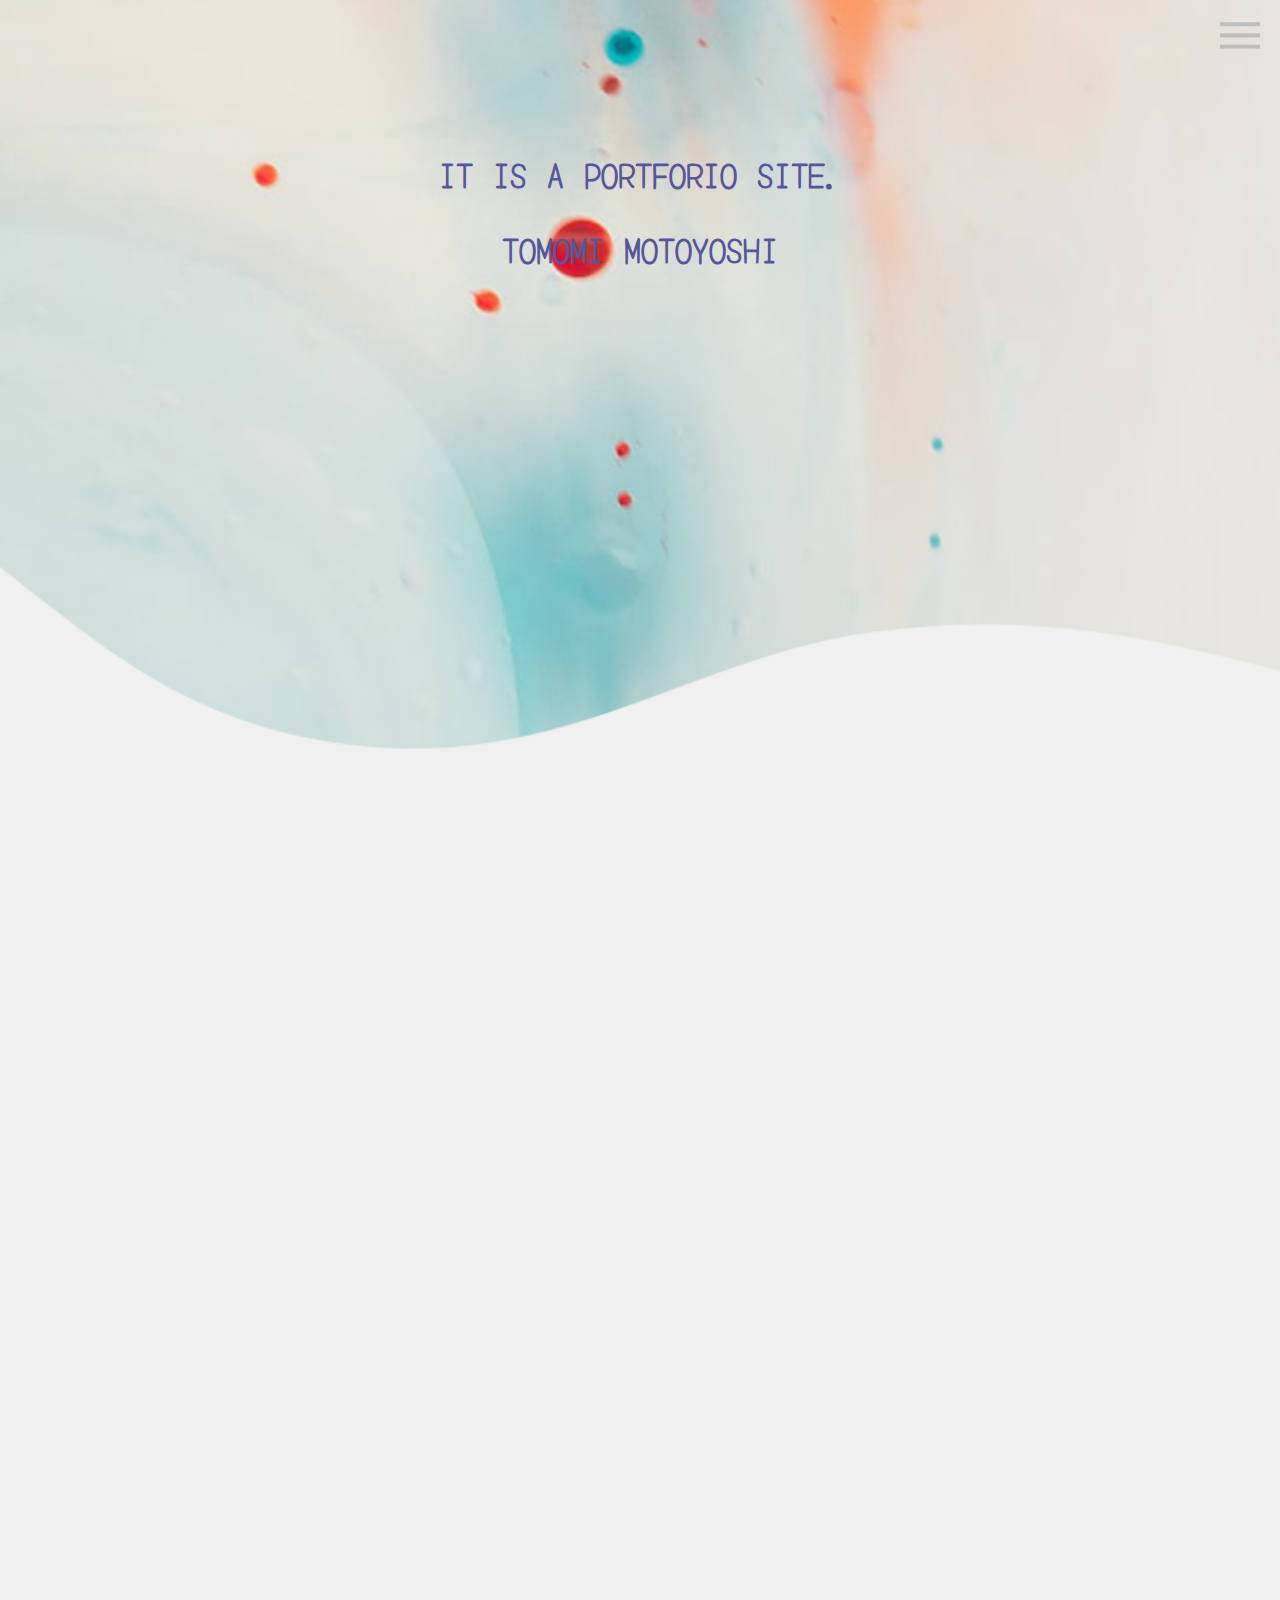
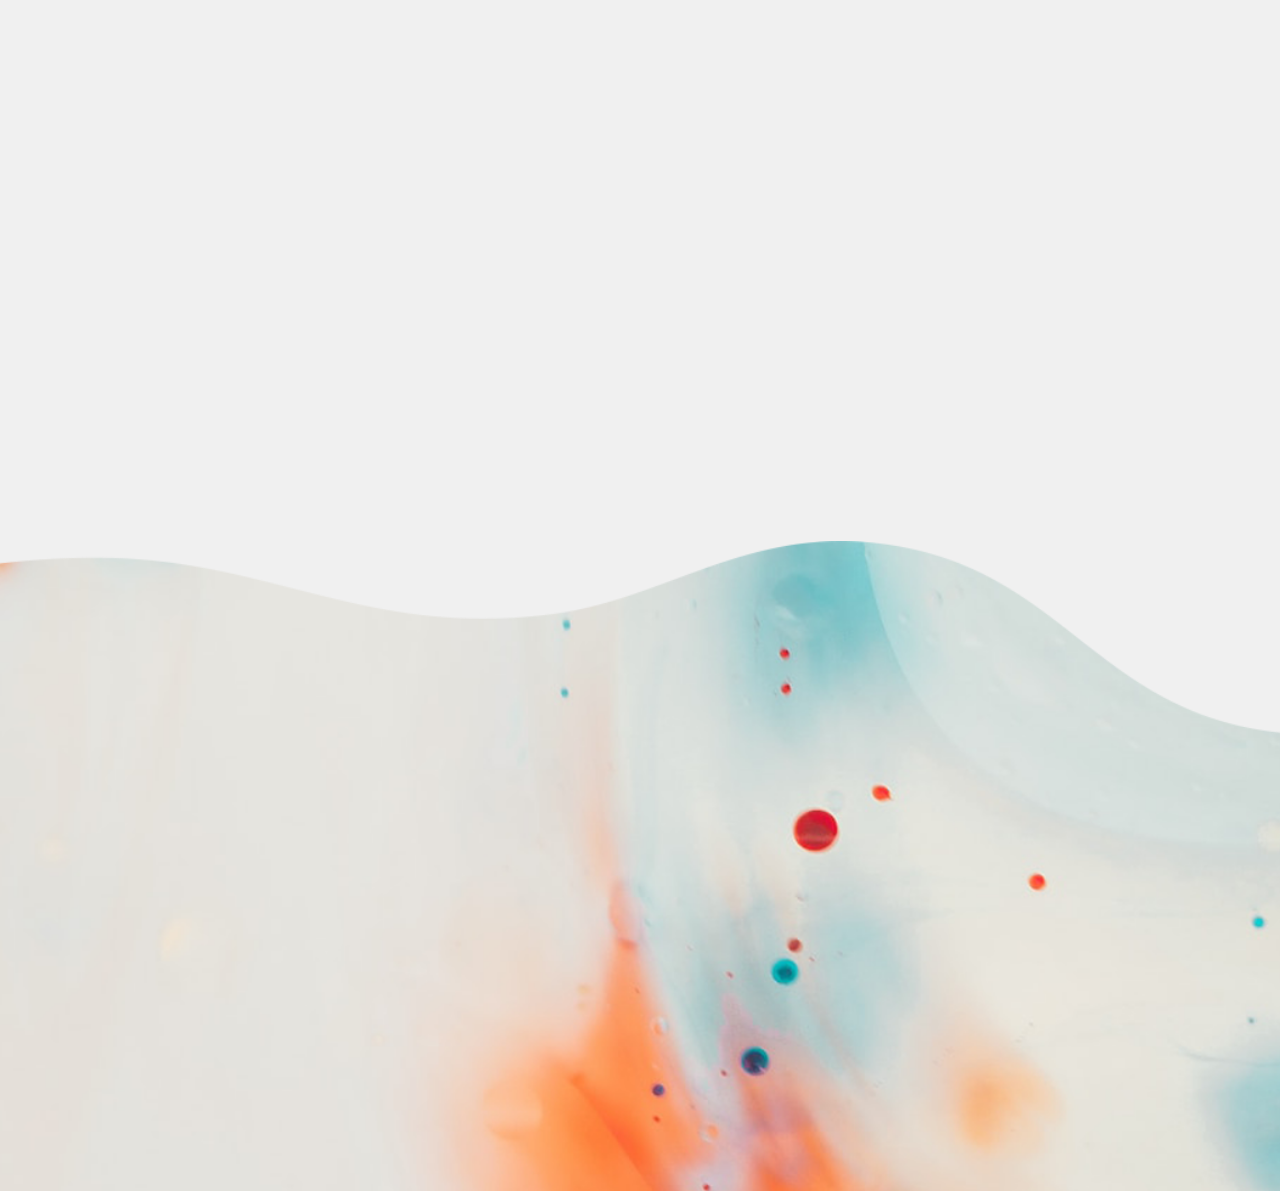
<file: index.html>
<!DOCTYPE HTML>
<html lang="ja">
<head>
<meta charset="utf-8">
<title>タイトル</title>
<link href="css/reset.css" rel="stylesheet">
<link href="css/style.css" rel="stylesheet">
<link rel="preconnect" href="https://fonts.googleapis.com">
<link rel="preconnect" href="https://fonts.gstatic.com" crossorigin>
<link href="https://fonts.googleapis.com/css2?family=Zen+Kurenaido&display=swap" rel="stylesheet">


<link rel="preconnect" href="https://fonts.googleapis.com">
<link rel="preconnect" href="https://fonts.gstatic.com" crossorigin>
<link href="https://fonts.googleapis.com/css2?family=Yomogi&display=swap" rel="stylesheet">

<link rel="preconnect" href="https://fonts.googleapis.com">
<link rel="preconnect" href="https://fonts.gstatic.com" crossorigin>
<link href="https://fonts.googleapis.com/css2?family=Zen+Maru+Gothic:wght@300&display=swap" rel="stylesheet">

<!--jQuery本体-->
<script src="js/jquery-1.11.2.min.js"></script>

<!--即時関数-->
<script>
$(function() {
// スクロールイベント
  $(window).scroll(function() {
    // フェードアニメーションを呼び出す
    fadeAnime();
  });
  
  // フェードアニメーションの設定
  function fadeAnime() {
    // .fadeUpTriggerが付いた要素に対して
    $('.fadeUpTrigger').each(function() {
      // 縦位置を取得し-50pxして、変数targetに代入する
      let target = $(this).offset().top -= 50;
      // スクロール量を取得し、変数scrollに代入する
      let scroll = $(window).scrollTop();
      // 表示画面の高さを取得し、変数windowHeightに代入する
      let windowHeight = $(window).height();

      // 要素の縦位置から表示画面の高さ+200pxを引いた数字よりscrollのほうが大きい場合
      if(scroll > target - windowHeight + 200) {
        // .fadeUpを追加する
        $(this).addClass('fadeUp');
      } else {
        // そうでない場合は.fadeUpを削除する
        $(this).removeClass('fadeUp');
      }
    });
  };    
});
</script>

<!-- ハンバーガー -->
<script>
var open = false;

function Drop(n) {
  var i;
  if (open == false) {
    for (i = n; i < 5; i++) {
      Drp(i)
    }
    open = true
  } else if (open == true) {
    for (i = n; i < 5; i++) {
      Cls(i)
    }
    open = false
  }
}

function Drp(n) {
  var elem = document.getElementsByClassName("menu-con")[n];
  var pos = -1 * window.innerHeight - n * 100;
  var id = setInterval(frame, 5);

  function frame() {
    if (pos >= -10) {
      clearInterval(id);
      elem.style.top = 0 + 'px';
    } else {
      pos += 10;
      elem.style.top = pos + 'px';
    }
  }
}

function Cls(n) {
  var elems = document.getElementsByClassName("menu-con")[n];
  var poss = 0;
  var ids = setInterval(frames, 5);

  function frames() {
    if (poss <= -1 * window.innerHeight) {
      clearInterval(ids);
      elems.style.top = -1 * window.innerHeight + 'px';
    } else {
      poss += -7 - n * 2;
      elems.style.top = poss + 'px';
    }
  }
}


</script>
</head>

<body>

        <div class="top_mein_img">

            <div class="menu-icon" onclick="this.classList.toggle('hover');Drop(0)">
                <div class="menu-bar menu-bar1"></div>
                <div class="menu-bar menu-bar2"></div>
                <div class="menu-bar menu-bar3"></div>
              </div>
              <div class="menu">
                <div class="menu-con" style="background:rgb(160,160,170);"><a href="index.html"><p>HOME</p></a></div>  
               <div class="menu-con" style="background:rgb(213, 118, 118);"><a href="webdesign/index.html"> <p>WEB　DESING</p></a></div>
                <div class="menu-con" style="background:rgb(73, 83, 78);"><a href="graphicdesing01/index.html"><p>GRAPHIC　DESING#01</p></a></div> 
                <div class="menu-con" style="background:rgb(153, 220, 220);"><a href="graphicdesing02/index.html"><p>GRAPHIC　DESING#02</p></a></div> 
                <!-- <div class="menu-con" style="background:rgb(70,70,70);"><p>CONTACT</p></div> -->
              </div>
           
            <div class="top_text">
              
                <h2 class="flowing">IT IS A PORTFORIO SITE.</h2>
                <p class="flowing">TOMOMI MOTOYOSHI</p>
            
            </div>
            <div class="fadeUpTrigger itemBox">
            <div class="top_profile">
                <div class="top_name">
                    <!-- <p>本吉　智美</p> -->
                </div>
                
                
                <div class="top_profile_01">
                <p>名 前</p>
                <p>M a i l</p>
                <p>出 身 地</p>
                <p>生年月日</p>
                <p>血液型</p>
                <p>趣 味</p>
                </div>
                <div class="top_profile_02">
                <p>本吉　智美</p>
                <p>taratara6639963@gmail.com</p>
                <p>埼玉県さいたま市出身</p>
                <p>1993/09/14</p>
                <p>B型</p>
                <p>旅　ヨガ　トレーニング　猫　キャンプ</p>
                </div>
            </div>
            </div>

            
        </div>

        <article class="main_wrap">
            <section class="top">

                <div class="fadeUpTrigger itemBox">
                <div class="career">               
                    <div class="career_text">
                        <div class="text_01">
                        <p>2012年4月　和洋女子大学　家政学群服飾造形学類　入学</p>
                        <p>2015年2月　株式会社アーバンリサーチ　アルバイト入社</p>
                        <p>2016年3月　和洋女子大学　家政学群服飾造形学類　卒業</p>
                        <p>2016年4月　株式会社アーバンリサーチ　正社員入社</p>
                        <p>2019年6月　株式会社アーバンリサーチ　退職</p>
                        <p>2020年5月　HARUYAMA株式会社　入社</p>
                        <p>2022年8月　HARUYAMA株式会社　退職</p>
                        </div>
                        
                        <div class="Career_cat">
                            <img src="img/cat.png">
                        </div>  
                    </div>                  
                </div>
                </div>

            </section>

            <section class="middle">
                <div class="fadeUpTrigger itemBox">
                <div class="career_middle">
                    <p>大学4年間でファッションのデザインや縫製の技能を習得しました。<br>大学卒業後、株式会社アーバンリサーチに入社し、3年間、販売、VMDなどに携わりました。<br>退職後、HARUYAMA株式会社に入社し、不動産会社の事務員として約2年間、<br>書類データや給与管理、会社の販売図面を制作し、ネットに掲載するなど<br>Web関連にも携わりそこでWeb業界に興味をもったのがきっかけです。<br>クライアントのニーズに沿ってイメージを汲み取る力が自分の強みだと思っております。</p>
                </div>
                </div>
            </section>

            <section class="bottom">
                <div class="fadeUpTrigger itemBox">
                <div class="skill">
                    <div class="skill_title">
                        <h2>SKILL</h2>
                        
                    </div>
                    <div class="skill_ai">
                        <div class="ai_wrap_01">
                            <img src="img/ai.png" width="62" height="60" alt="イラストレーターロゴ">
                        </div>
                        <div class="ai_wrap_02">
                            <img src="img/ai01.png" width="200" height="35" alt="指標">
                        </div>
                    </div>
                    <div class="skill_ps">
                        <div class="ps_wrap_01">
                        <img src="img/ps.png" width="62" height="60" alt="フォトショップロゴ">
                        </div>
                        <div class="ps_wrap_02">
                            <img src="img/ps01.png" width="200" height="35" alt="指標">
                        </div>
                    </div>
                    <div class="skill_js">
                        <dib class="js_wrap_01">
                            <img src="img/js.png" width="62" height="60" alt="ジャバスクリプトロゴ">
                        </dib>
                        <div class="js_wrap_02">
                            <img src="img/js01.png" width="200" height="35" alt="指標">
                        </div>
                    </div>
                
                </div>
                </div>
            </section>
        </article>

        <div class="footer">
          
        </div>






 

    

</body>

</html>
</file>
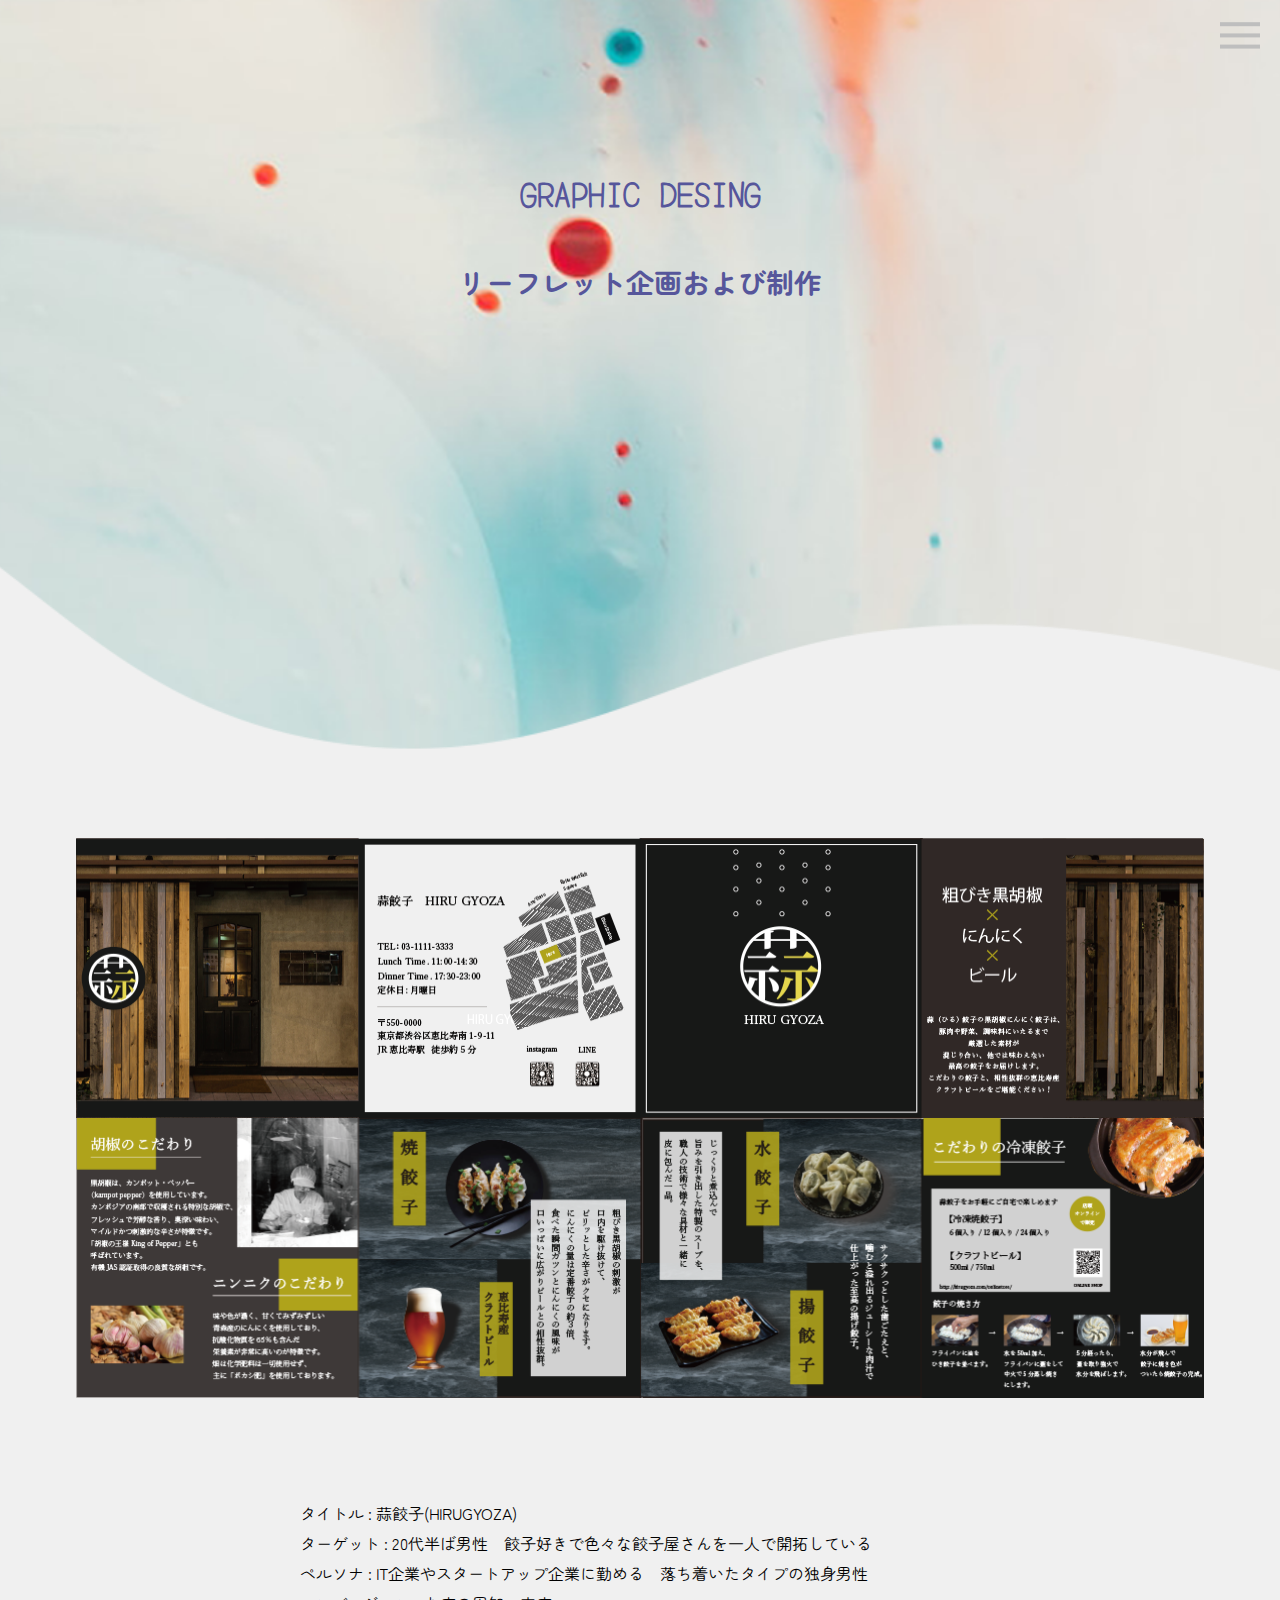
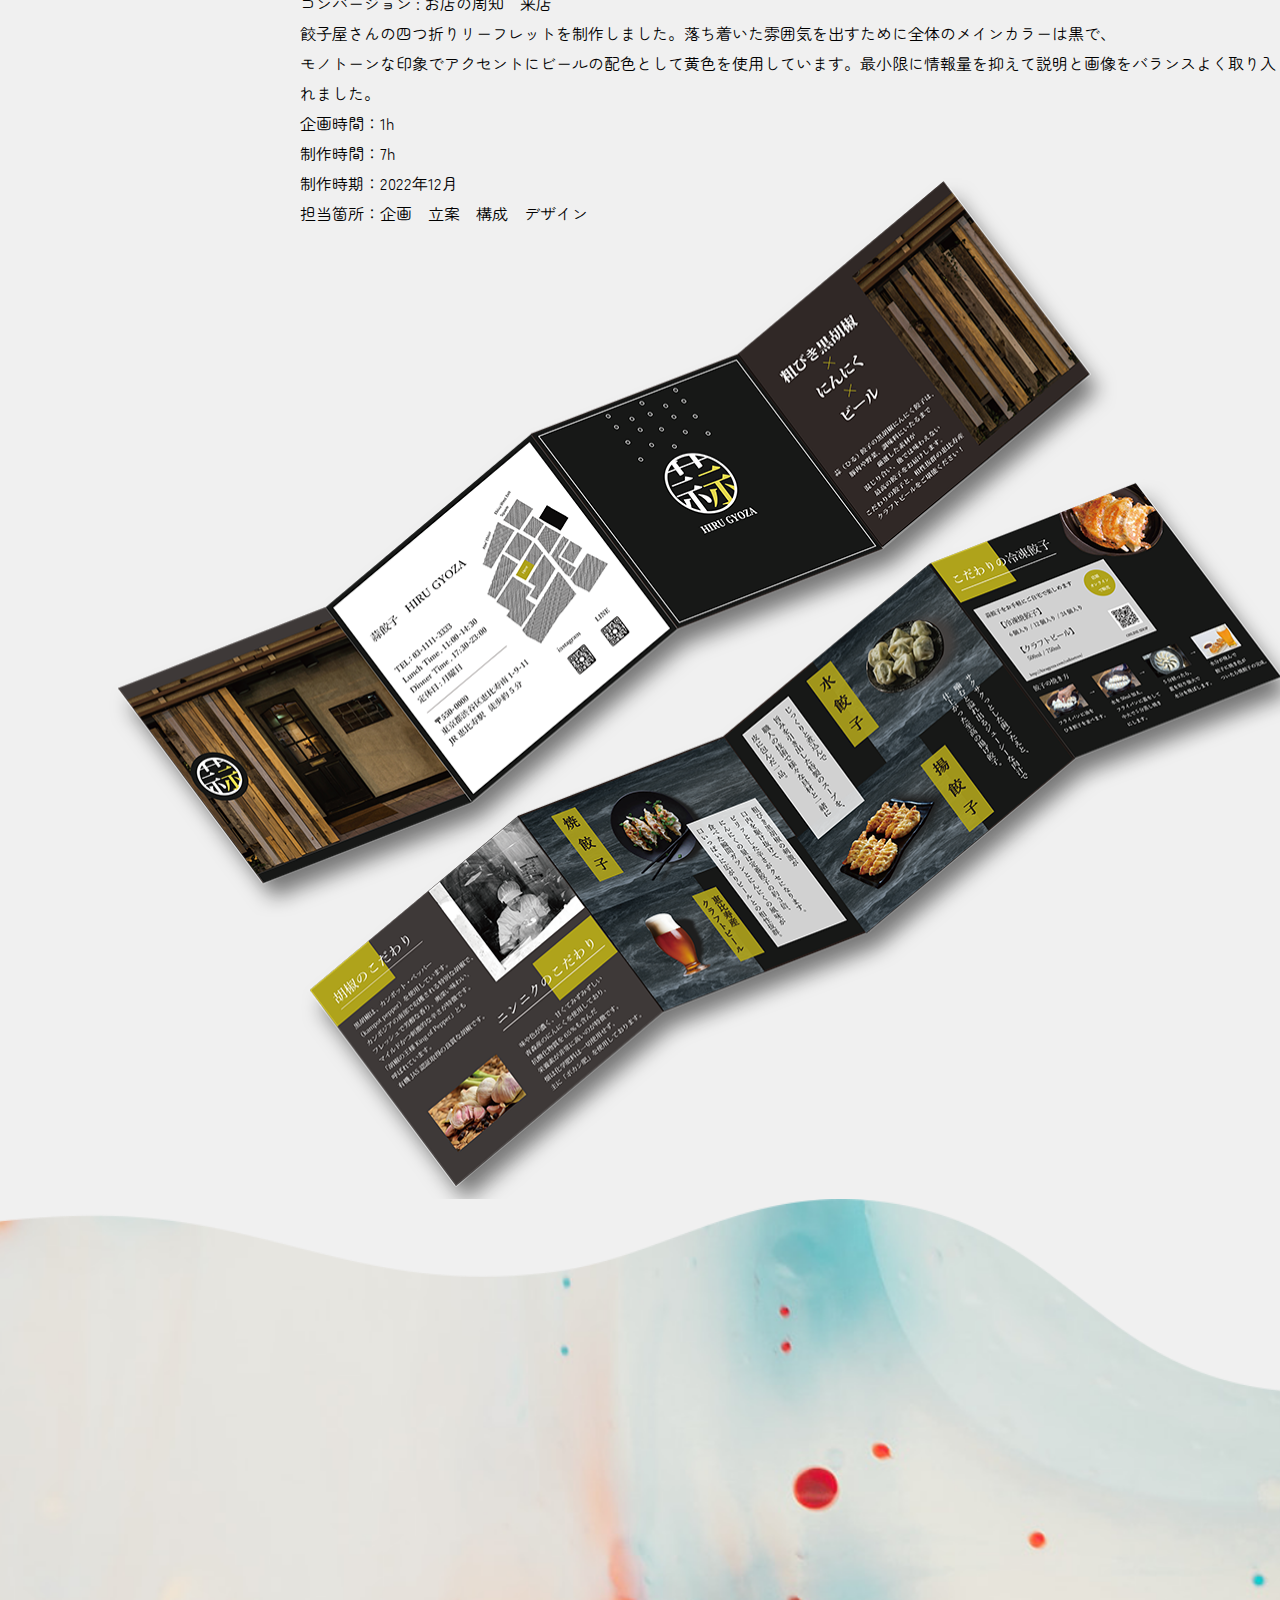
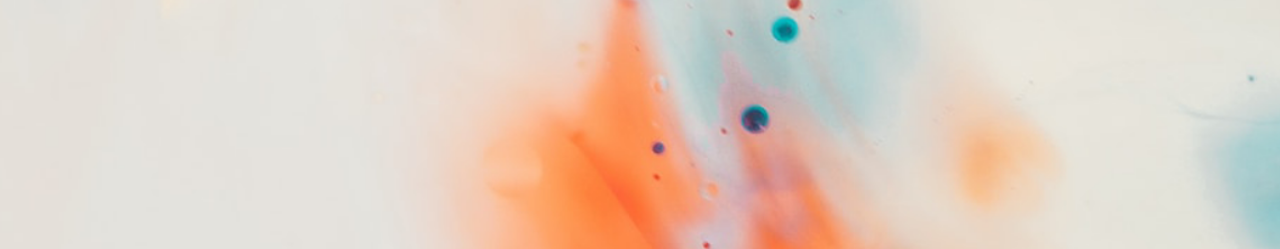
<file: graphicdesing01/index.html>
<!DOCTYPE HTML>
<html lang="ja">
<head>
<meta charset="utf-8">
<title>タイトル</title>
<link href="../css/reset.css" rel="stylesheet">
<link href="../css/style.css" rel="stylesheet">

<link rel="preconnect" href="https://fonts.googleapis.com">
<link rel="preconnect" href="https://fonts.gstatic.com" crossorigin>
<link href="https://fonts.googleapis.com/css2?family=Yomogi&display=swap" rel="stylesheet">

<link rel="preconnect" href="https://fonts.googleapis.com">
<link rel="preconnect" href="https://fonts.gstatic.com" crossorigin>
<link href="https://fonts.googleapis.com/css2?family=Zen+Maru+Gothic:wght@300&display=swap" rel="stylesheet">

<!--jQuery本体-->
<script src="../js/jquery-1.11.2.min.js"></script>

<!--即時関数-->

<script>
    $(function() {
    // スクロールイベント
      $(window).scroll(function() {
        // フェードアニメーションを呼び出す
        fadeAnime();
      });
      
      // フェードアニメーションの設定
      function fadeAnime() {
        // .fadeUpTriggerが付いた要素に対して
        $('.fadeUpTrigger').each(function() {
          // 縦位置を取得し-50pxして、変数targetに代入する
          let target = $(this).offset().top -= 50;
          // スクロール量を取得し、変数scrollに代入する
          let scroll = $(window).scrollTop();
          // 表示画面の高さを取得し、変数windowHeightに代入する
          let windowHeight = $(window).height();
    
          // 要素の縦位置から表示画面の高さ+200pxを引いた数字よりscrollのほうが大きい場合
          if(scroll > target - windowHeight + 200) {
            // .fadeUpを追加する
            $(this).addClass('fadeUp');
          } else {
            // そうでない場合は.fadeUpを削除する
            $(this).removeClass('fadeUp');
          }
        });
      };    
    });
    </script>
  
  <!-- ハンバーガー -->
  <script>
      var open = false;
      
      function Drop(n) {
        var i;
        if (open == false) {
          for (i = n; i < 5; i++) {
            Drp(i)
          }
          open = true
        } else if (open == true) {
          for (i = n; i < 5; i++) {
            Cls(i)
          }
          open = false
        }
      }
      
      function Drp(n) {
        var elem = document.getElementsByClassName("menu-con")[n];
        var pos = -1 * window.innerHeight - n * 100;
        var id = setInterval(frame, 5);
      
        function frame() {
          if (pos >= -10) {
            clearInterval(id);
            elem.style.top = 0 + 'px';
          } else {
            pos += 10;
            elem.style.top = pos + 'px';
          }
        }
      }
      
      function Cls(n) {
        var elems = document.getElementsByClassName("menu-con")[n];
        var poss = 0;
        var ids = setInterval(frames, 5);
      
        function frames() {
          if (poss <= -1 * window.innerHeight) {
            clearInterval(ids);
            elems.style.top = -1 * window.innerHeight + 'px';
          } else {
            poss += -7 - n * 2;
            elems.style.top = poss + 'px';
          }
        }
      }
    
      </script>

</head>

<body>

    
  <div class="top_mein_img">


    <div class="menu-icon" onclick="this.classList.toggle('hover');Drop(0)">
        <div class="menu-bar menu-bar1"></div>
        <div class="menu-bar menu-bar2"></div>
        <div class="menu-bar menu-bar3"></div>
      </div>
      <div class="menu">
        <div class="menu-con" style="background:rgb(160,160,170);"><a href="../index.html"><p>HOME</p></a></div>  
        <div class="menu-con" style="background:rgb(213, 118, 118);"><a href="../webdesign/index.html"> <p>WEB　DESING</p></a></div>
         <div class="menu-con" style="background:rgb(73, 83, 78);"><a href="../graphicdesing01/index.html"><p>GRAPHIC　DESING#01</p></a></div> 
         <div class="menu-con" style="background:rgb(153, 220, 220);"><a href="../graphicdesing02/index.html"><p>GRAPHIC　DESING#02</p></a></div> 
        <!-- <div class="menu-con" style="background:rgb(70,70,70);"><p>CONTACT</p></div> -->
      </div>

              <div class="graphicdesing_ttl">
                <h2 class="flowing">GRAPHIC DESING</h2>
                <p class="flowing">リーフレット企画および制作</p>
              </div>

              <div class="graphicdesing_01_wrap">
                <img src="../img/yotsuori01.png" width="1128" height="280" alt="四つ折りリーフレット">
              </div>
              <div class="graphicdesing_02_wrap">
                <img src="../img/yotsuori02.png" width="1128" height="280" alt="四つ折りリーフレット">
              </div>


              <div class="graphicdesing_text">
                <p>タイトル : 蒜餃子(HIRUGYOZA)</p>
                    <p>ターゲット : 20代半ば男性　餃子好きで色々な餃子屋さんを一人で開拓している</p>
                    <p>ペルソナ : IT企業やスタートアップ企業に勤める　落ち着いたタイプの独身男性</p>
                    <p>コンバージョン : お店の周知　来店</p>
                    <div class="graphicdesing_text_01">
                        <p>餃子屋さんの四つ折りリーフレットを制作しました。落ち着いた雰囲気を出すために全体のメインカラーは黒で、<br>モノトーンな印象でアクセントにビールの配色として黄色を使用しています。最小限に情報量を抑えて説明と画像をバランスよく取り入れました。</p>
                    </div>
                    <div class="graphicdesing_text_02">
                        <p>企画時間：1h</p>
                        <p>制作時間：7h</p>
                        <p>制作時期：2022年12月</p>
                        <p>担当箇所：企画　立案　構成　デザイン</p>
                    </div>
                
              </div>
              <div class="graphicdesing_03_wrap">
                <img src="../img/yotsuori03.png" width="1171" height="1021" alt="四つ折りリーフレットモックアップ">
              </div>

              <div class="footer">
          
              </div>





</body>

</html>
</file>
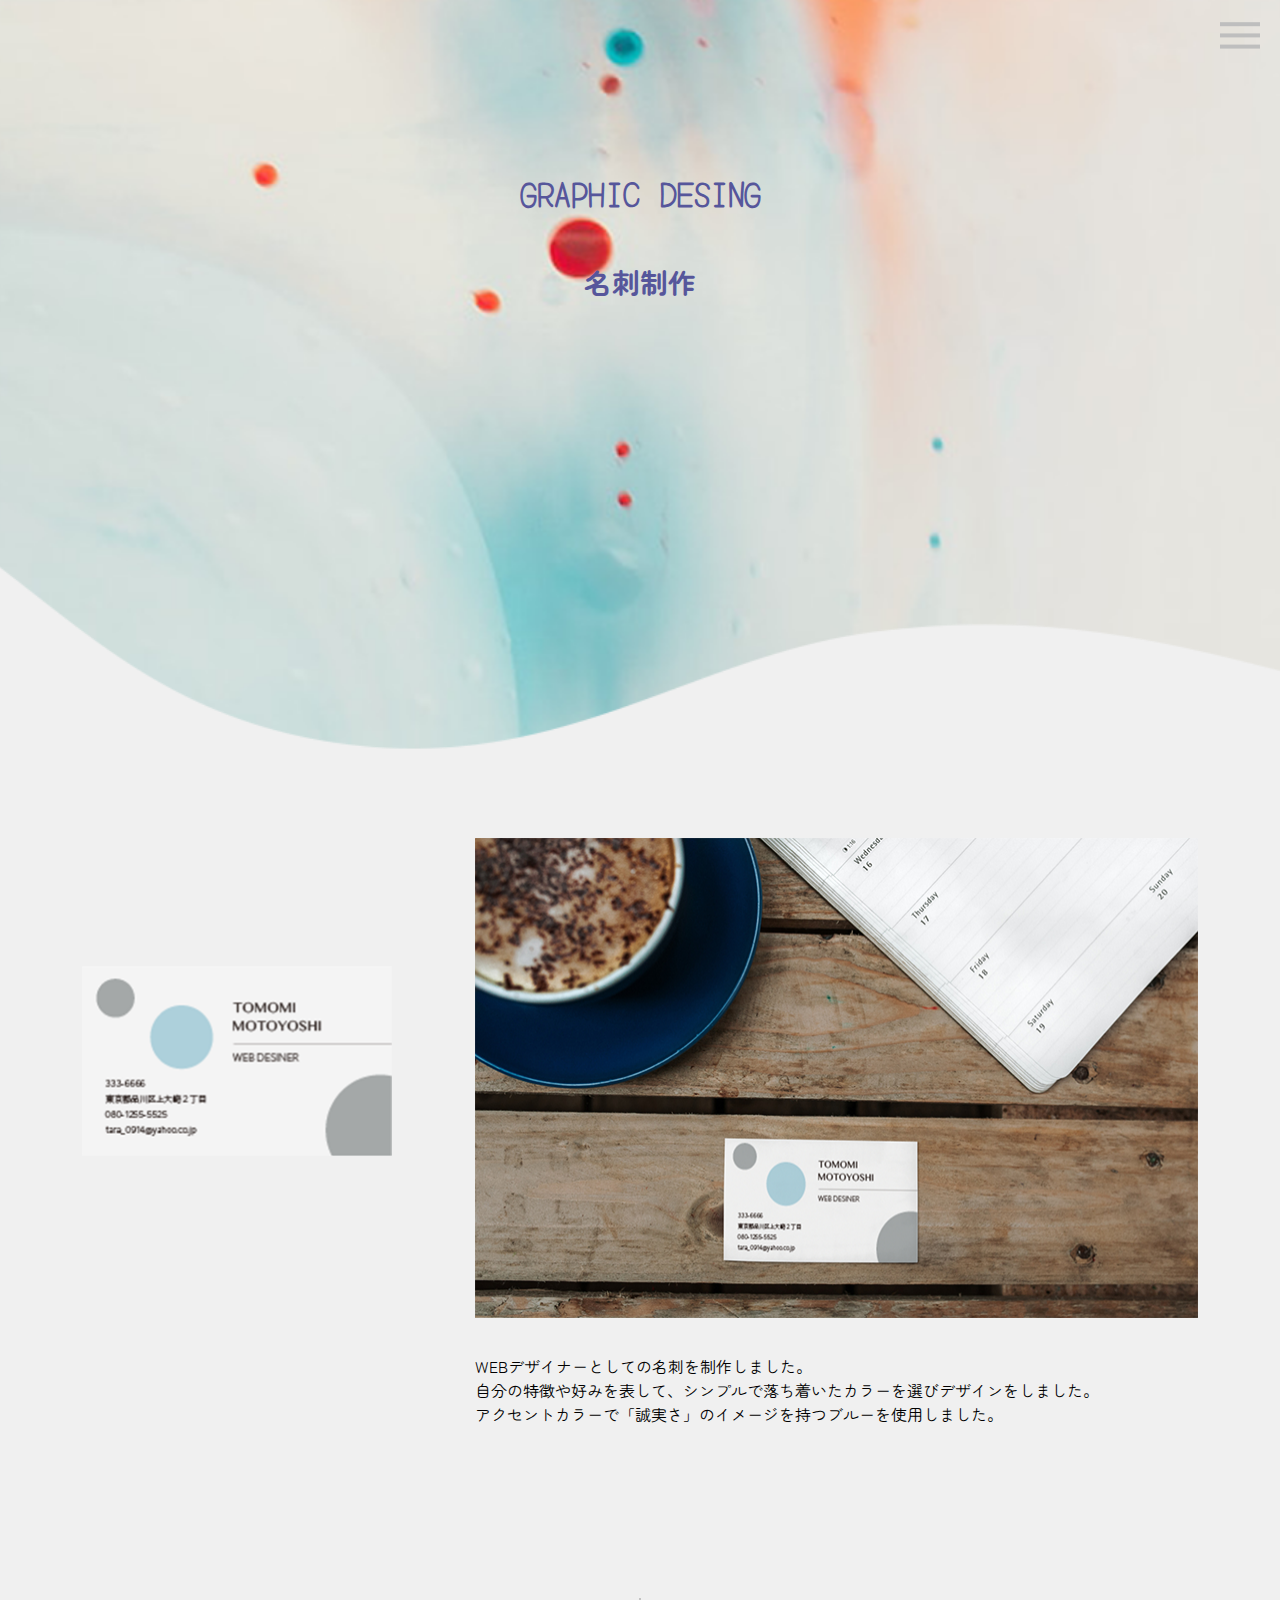
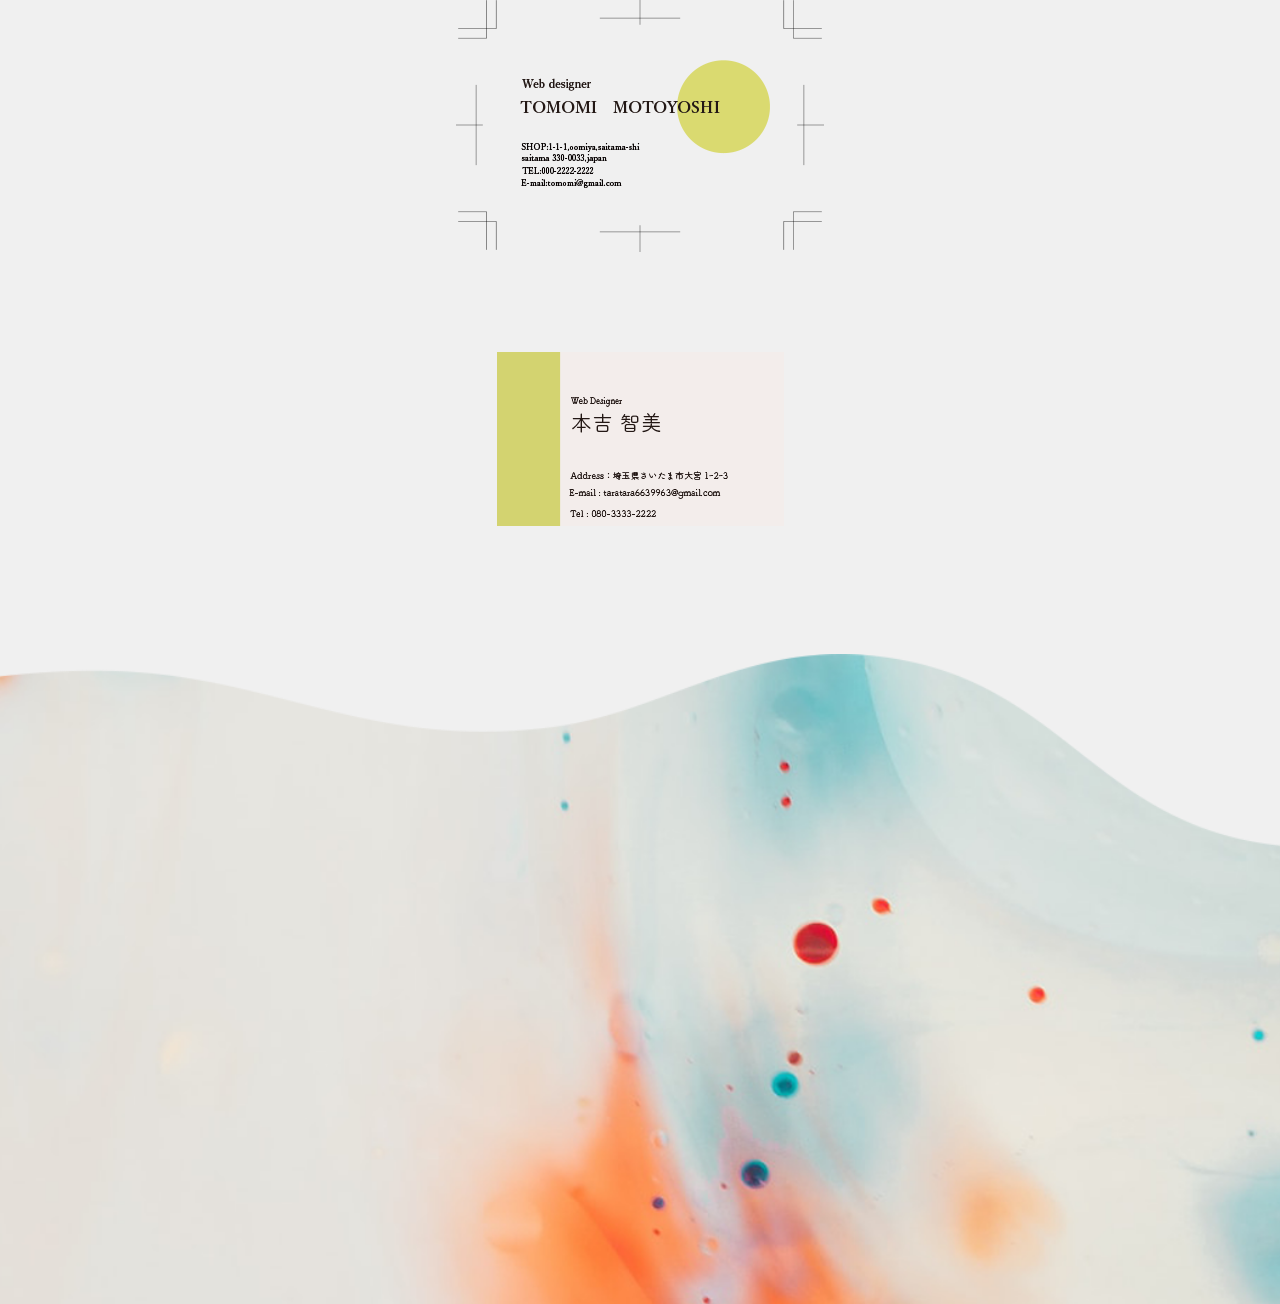
<file: graphicdesing02/index.html>
<!DOCTYPE HTML>
<html lang="ja">
<head>
<meta charset="utf-8">
<title>タイトル</title>
<link href="../css/reset.css" rel="stylesheet">
<link href="../css/style.css" rel="stylesheet">

<link rel="preconnect" href="https://fonts.googleapis.com">
<link rel="preconnect" href="https://fonts.gstatic.com" crossorigin>
<link href="https://fonts.googleapis.com/css2?family=Yomogi&display=swap" rel="stylesheet">

<link rel="preconnect" href="https://fonts.googleapis.com">
<link rel="preconnect" href="https://fonts.gstatic.com" crossorigin>
<link href="https://fonts.googleapis.com/css2?family=Zen+Maru+Gothic:wght@300&display=swap" rel="stylesheet">

<!--jQuery本体-->
<script src="../js/jquery-1.11.2.min.js"></script>

<!--即時関数-->

<script>
    $(function() {
    // スクロールイベント
      $(window).scroll(function() {
        // フェードアニメーションを呼び出す
        fadeAnime();
      });
      
      // フェードアニメーションの設定
      function fadeAnime() {
        // .fadeUpTriggerが付いた要素に対して
        $('.fadeUpTrigger').each(function() {
          // 縦位置を取得し-50pxして、変数targetに代入する
          let target = $(this).offset().top -= 50;
          // スクロール量を取得し、変数scrollに代入する
          let scroll = $(window).scrollTop();
          // 表示画面の高さを取得し、変数windowHeightに代入する
          let windowHeight = $(window).height();
    
          // 要素の縦位置から表示画面の高さ+200pxを引いた数字よりscrollのほうが大きい場合
          if(scroll > target - windowHeight + 200) {
            // .fadeUpを追加する
            $(this).addClass('fadeUp');
          } else {
            // そうでない場合は.fadeUpを削除する
            $(this).removeClass('fadeUp');
          }
        });
      };    
    });
    </script>
  
  <!-- ハンバーガー -->
  <script>
      var open = false;
      
      function Drop(n) {
        var i;
        if (open == false) {
          for (i = n; i < 5; i++) {
            Drp(i)
          }
          open = true
        } else if (open == true) {
          for (i = n; i < 5; i++) {
            Cls(i)
          }
          open = false
        }
      }
      
      function Drp(n) {
        var elem = document.getElementsByClassName("menu-con")[n];
        var pos = -1 * window.innerHeight - n * 100;
        var id = setInterval(frame, 5);
      
        function frame() {
          if (pos >= -10) {
            clearInterval(id);
            elem.style.top = 0 + 'px';
          } else {
            pos += 10;
            elem.style.top = pos + 'px';
          }
        }
      }
      
      function Cls(n) {
        var elems = document.getElementsByClassName("menu-con")[n];
        var poss = 0;
        var ids = setInterval(frames, 5);
      
        function frames() {
          if (poss <= -1 * window.innerHeight) {
            clearInterval(ids);
            elems.style.top = -1 * window.innerHeight + 'px';
          } else {
            poss += -7 - n * 2;
            elems.style.top = poss + 'px';
          }
        }
      }
    
      </script>

</head>

<body>
    
  <div class="top_mein_img">


    <div class="menu-icon" onclick="this.classList.toggle('hover');Drop(0)">
        <div class="menu-bar menu-bar1"></div>
        <div class="menu-bar menu-bar2"></div>
        <div class="menu-bar menu-bar3"></div>
      </div>
      <div class="menu">
        <div class="menu-con" style="background:rgb(160,160,170);"><a href="../index.html"><p>HOME</p></a></div>  
        <div class="menu-con" style="background:rgb(213, 118, 118);"><a href="../webdesign/index.html"> <p>WEB　DESING</p></a></div>
         <div class="menu-con" style="background:rgb(73, 83, 78);"><a href="../graphicdesing01/index.html"><p>GRAPHIC　DESING#01</p></a></div> 
         <div class="menu-con" style="background:rgb(153, 220, 220);"><a href="../graphicdesing02/index.html"><p>GRAPHIC　DESING#02</p></a></div> 
        <!-- <div class="menu-con" style="background:rgb(70,70,70);"><p>CONTACT</p></div> -->
      </div>

      
      <div class="graphicdesing_ttl_no02">
        <h2 class="flowing">GRAPHIC DESING</h2>
        <p class="flowing">名刺制作</p>
      </div>

      <div class="graphicdesing_no02_card">

      <div class="graphicdesing_no02_wrap01">
        <img src="../img/card.png" width="310" height="190" alt="名刺">
      </div>

      <div class="graphicdesing_no02_wrap02">
        <img src="../img/card01.png"  width="723" height="480" alt="名刺">
        <div class="graphicdesing_text_no02">
          <p>WEBデザイナーとしての名刺を制作しました。<br>自分の特徴や好みを表して、シンプルで落ち着いたカラーを選びデザインをしました。<br>アクセントカラーで「誠実さ」のイメージを持つブルーを使用しました。</p>
        </div>
      </div>
      

      </div>

      <div class="graphicdesing_no02_wrap03">
        <img src="../img/card02.png" width="368" height="254" alt="名刺"> 
      </div>

      <div class="graphicdesing_no02_wrap04">
        <img src="../img/card03.png" width="287" height="174" alt="名刺"> 
      </div>

      <div class="footer">
          
      </div>






</body>

</html>
</file>
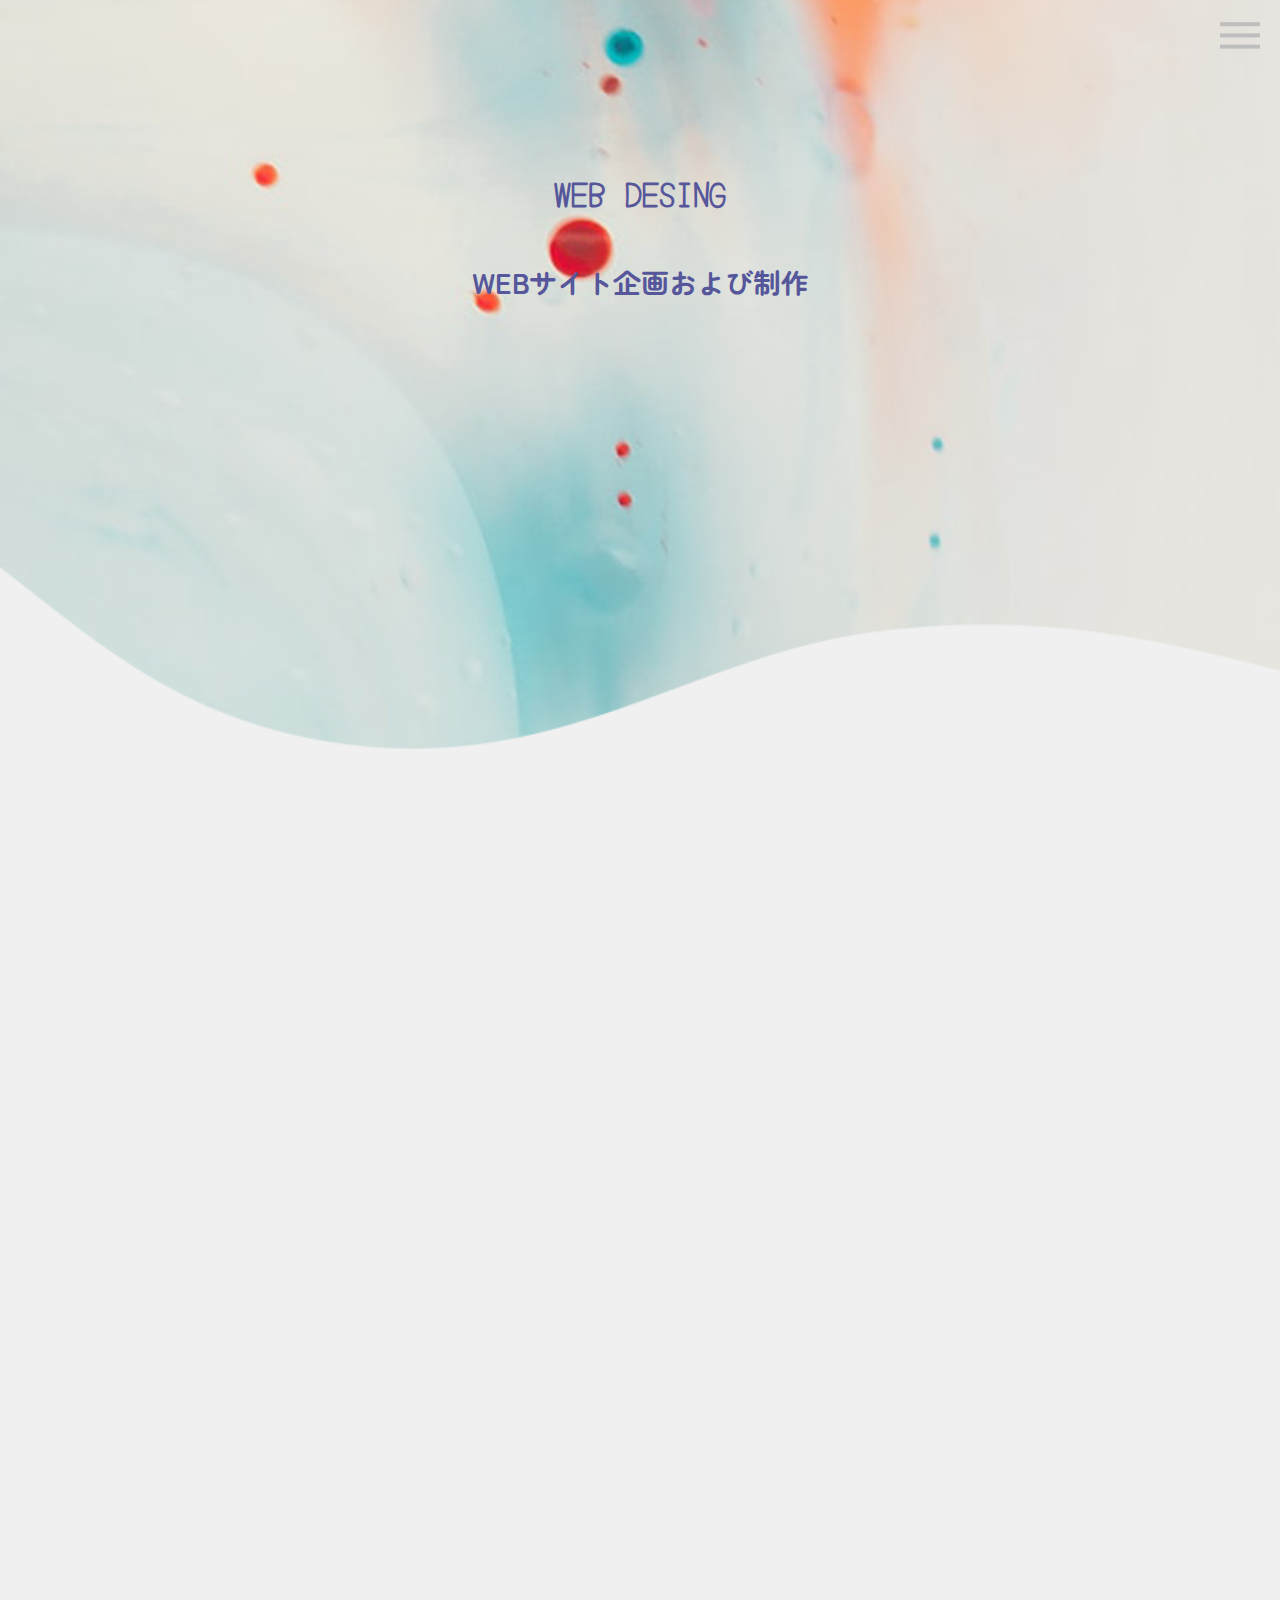
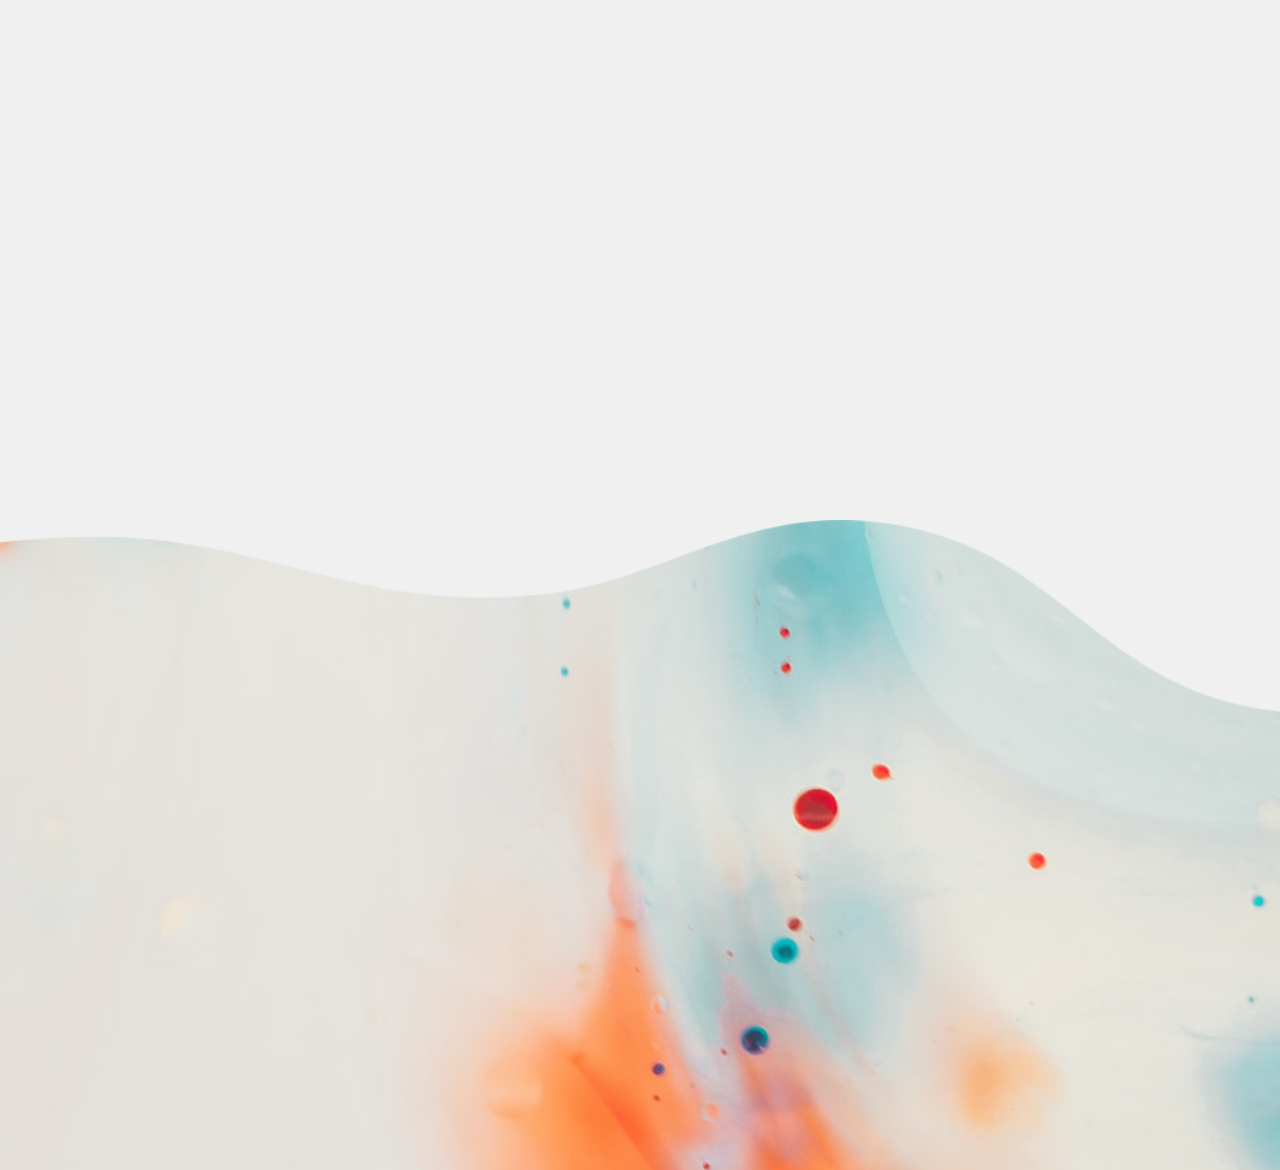
<file: webdesign/index.html>
<!DOCTYPE HTML>
<html lang="ja">
<head>
<meta charset="utf-8">
<title>タイトル</title>
<link href="../css/style.css" rel="stylesheet">
<link href="../css/style.css" rel="stylesheet">

<link rel="preconnect" href="https://fonts.googleapis.com">
<link rel="preconnect" href="https://fonts.gstatic.com" crossorigin>
<link href="https://fonts.googleapis.com/css2?family=Yomogi&display=swap" rel="stylesheet">

<link rel="preconnect" href="https://fonts.googleapis.com">
<link rel="preconnect" href="https://fonts.gstatic.com" crossorigin>
<link href="https://fonts.googleapis.com/css2?family=Zen+Maru+Gothic:wght@300&display=swap" rel="stylesheet">

<!--jQuery本体-->
<script src="../js/jquery-1.11.2.min.js"></script>

<!--即時関数-->

<script>
  $(function() {
  // スクロールイベント
    $(window).scroll(function() {
      // フェードアニメーションを呼び出す
      fadeAnime();
    });
    
    // フェードアニメーションの設定
    function fadeAnime() {
      // .fadeUpTriggerが付いた要素に対して
      $('.fadeUpTrigger').each(function() {
        // 縦位置を取得し-50pxして、変数targetに代入する
        let target = $(this).offset().top -= 50;
        // スクロール量を取得し、変数scrollに代入する
        let scroll = $(window).scrollTop();
        // 表示画面の高さを取得し、変数windowHeightに代入する
        let windowHeight = $(window).height();
  
        // 要素の縦位置から表示画面の高さ+200pxを引いた数字よりscrollのほうが大きい場合
        if(scroll > target - windowHeight + 200) {
          // .fadeUpを追加する
          $(this).addClass('fadeUp');
        } else {
          // そうでない場合は.fadeUpを削除する
          $(this).removeClass('fadeUp');
        }
      });
    };    
  });
  </script>

<!-- ハンバーガー -->
<script>
    var open = false;
    
    function Drop(n) {
      var i;
      if (open == false) {
        for (i = n; i < 5; i++) {
          Drp(i)
        }
        open = true
      } else if (open == true) {
        for (i = n; i < 5; i++) {
          Cls(i)
        }
        open = false
      }
    }
    
    function Drp(n) {
      var elem = document.getElementsByClassName("menu-con")[n];
      var pos = -1 * window.innerHeight - n * 100;
      var id = setInterval(frame, 5);
    
      function frame() {
        if (pos >= -10) {
          clearInterval(id);
          elem.style.top = 0 + 'px';
        } else {
          pos += 10;
          elem.style.top = pos + 'px';
        }
      }
    }
    
    function Cls(n) {
      var elems = document.getElementsByClassName("menu-con")[n];
      var poss = 0;
      var ids = setInterval(frames, 5);
    
      function frames() {
        if (poss <= -1 * window.innerHeight) {
          clearInterval(ids);
          elems.style.top = -1 * window.innerHeight + 'px';
        } else {
          poss += -7 - n * 2;
          elems.style.top = poss + 'px';
        }
      }
    }
  
    </script>
    

</head>

<body>

  <div class="top_mein_img">


    <div class="menu-icon" onclick="this.classList.toggle('hover');Drop(0)">
        <div class="menu-bar menu-bar1"></div>
        <div class="menu-bar menu-bar2"></div>
        <div class="menu-bar menu-bar3"></div>
      </div>
      <div class="menu">
        <div class="menu-con" style="background:rgb(160,160,170);"><a href="../index.html"><p>HOME</p></a></div>  
        <div class="menu-con" style="background:rgb(213, 118, 118);"><a href="../webdesign/index.html"> <p>WEB　DESING</p></a></div>
         <div class="menu-con" style="background:rgb(73, 83, 78);"><a href="../graphicdesing01/index.html"><p>GRAPHIC　DESING#01</p></a></div> 
         <div class="menu-con" style="background:rgb(153, 220, 220);"><a href="../graphicdesing02/index.html"><p>GRAPHIC　DESING#02</p></a></div> 
        <!-- <div class="menu-con" style="background:rgb(70,70,70);"><p>CONTACT</p></div> -->
      </div>

   


              <div class="webdesign_ttl">
                <h2 class="flowing">WEB DESING</h2>
                <p class="flowing">WEBサイト企画および制作</p>
                </div>

              <article>         
              <div class="fadeUpTrigger itemBox">
              <div class="webdesign_01_wrap">
                <div class="webdesign_01_img">
                    <p>#01</p>
                    <img src="../img/p01.png" width="338" height="1127" alt="椅子のwebサイト">
                </div>
                <div class="webdesign_01_text">
                    <p>タイトル : Global Desingers Shop</p>
                    <p>ターゲット : おしゃれな30代半ばの独身女性</p>
                    <p>ペルソナ : 都内ひとり暮らしの感度の高い女性　人と一緒のモノを好まない<br>
                      <br>インテリアが好きでデザインに拘りがある</p>
                    <p>コンバージョン : お店の周知</p>

                    <div class="webdesign_01_text_01">
                        <p>ターゲット層の洗礼された30代に寄せて、サイト全体の配色を<br>落ち着いた色味で、なるべく感覚で見てもらえるようなサイトにする為に文字量は減らして、<br>画像を多く使いお店の雰囲気を一目でわかるようなデザインを意識しました。</p>
                    </div>
                    <div class="webdesign_01_text_02">
                        <p>企画時間：2.5h</p>
                        <p>制作時間：4h</p>
                        <p>制作時期：2023年1月</p>
                        <p>担当箇所：企画　立案　構成　デザイン</p>
                    </div>
                </div>
              </div>
              </div>
              
              <div class="fadeUpTrigger itemBox">
              <div class="webdesign_02_wrap">
                <div class="webdesign_02_img">
                  <p>#02</p>
                  <img src="../img/p02.png" width="339" height="990" alt="指輪のサイト">
                </div>

                <div class="webdesign_02_text">
                    <p>タイトル : TOWA JAPAN</p>
                    <p>ターゲット : 30代前半　婚約中の恋人　新婚夫婦</p>
                    <p>ペルソナ : 神前式で式をあげるような、和のテイストが好み真面目でこだわりの強い　</p>
                    <p>デザインコンセプト : 商品価格は比較的に安価で親しみやすい、和で洗礼されたデザイン</p>
                    <p>コンバージョン : お店の周知</p>

                    <div class="webdesign_02_text_01">
                        <p>ターゲット層の洗礼された30代に向けたサイトになるように、<br>和テイストに意識しながら色合いやフォントを選びました。</p>
                    </div>
                    <div class="webdesign_02_text_02">
                        <p>企画時間：2.5h</p>
                        <p>制作時間：4h</p>
                        <p>制作時期：2023年1月</p>
                        <p>担当箇所：企画　立案　構成　デザイン</p>
                    </div>
                </div>
              </div>
              </div>

              <div class="fadeUpTrigger itemBox">
              <div class="webdesign_03_wrap">
                <div class="webdesign_03_img">
                  <p>#03</p>
                  <img src="../img/p03.png" width="335" height="2550" alt="シャンプーのLPサイト">
                </div>

                <div class="webdesign_03_text">
                    <p>タイトル : Organ hair</p>
                    <p>ターゲット : 20代半ばから30歳の美容にこだわりある女性</p>
                    <p>ペルソナ : 素材にこだわりを持ち、エコ気質な女性</p>
                    <p>デザインコンセプト : 爽やかでオーガニックな雰囲気　女性のマス層、万人受けのデザイン</p>
                    <p>コンバージョン : サンプル賞品の申込み<br>
                      <br>
                      （Instagram、Twitterに投稿で抽選30名様限定で新商品プレゼントキャンペーン）</p>

                    <div class="webdesign_03_text_01">
                        <p>既存ブランドから新商品シャンプーのLPサイトを制作しました。<br>オーガニックシャンプーの点を意識して、カラー設定はメインの<br>カラーを淡いグリーンにし、他には、植物の画像を取り入れて<br>感覚的に見て「オーガニック」とわかりやすい雰囲気を出しました。<br>文字のフォントも女性に向け、柔らかい印象を意識しています。</p>
                    </div>
                    <div class="webdesign_03_text_02">
                        <p>企画時間：6h</p>
                        <p>制作時間：36h</p>
                        <p>制作時期：2023年3月</p>
                        <p>担当箇所：企画　立案　構成　デザイン</p>
                    </div>
                </div>
              </div>
              </div>

              <div class="fadeUpTrigger itemBox">
              <div class="webdesign_04_wrap">
                <div class="webdesign_04_img">
                  <p>#04</p>
                  <img src="../img/kenchiku.png" width="691" height="447" alt="建築会社リクルートのサイト">
                  <p class="url">URL:<a href="https://motoyoshimo.github.io/recruit.github.io/">https://motoyoshimo.github.io/recruit.github.io/</a></p>
                
                  <img src="../img/p04_1.png" width="500" height="310" alt="建築会社リクルートのサイトモックアップ">
                </div>

                <div class="webdesign_04_text">
                    <p>タイトル : ICY株式会社</p>
                    <p>ターゲット : 18歳から24歳くらいの就職活動中の新卒の男性・女性</p>
                    <p>ペルソナ : 建築関係の専門、大学を卒業している<br>
                      <br>建築関係の仕事に興味があり、就職活動中</p>
                    <p>デザインコンセプト : 安心感がある中で、新卒向けである為<br>
                      <br>誠実さ、スタイリッシュさを感じつつ固くなりすぎないデザイン　</p>
                    <p>コンバージョン : 会社ENTRY<br>
                      <br>
                      </p>

                    <div class="webdesign_04_text_01">
                        <p>新卒向けリクルートサイトを制作しました。<br>男性の就活生が8割くらいを占める会社として、男性向けに<br>力強い印象を心かけて、フォントやフォントサイズなど<br>雰囲気にあうように設定しました。</p>
                    </div>
                    <div class="webdesign_04_text_02">
                        <p>企画時間：7h</p>
                        <p>制作時間：40h</p>
                        <p>制作時期：2023年4月</p>
                        <p>担当箇所：企画　立案　構成　デザイン</p>
                    </div>

                </div>
               
              </div>
              </div>



              <div class="fadeUpTrigger itemBox">
              <div class="webdesign_05_wrap">
                <div class="webdesign_05_img">
                  <p>#05</p>
                  <img src="../img/numberplate.png" width="691" height="447" alt="建築会社リクルートのサイト">
                  <p class="url">URL:<a href=" https://motoyoshimo.github.io/numberplate.github.io/"> https://motoyoshimo.github.io/numberplate.github.io/</a></p>
                </div>

                <div class="webdesign_05_text">
                    <p>タイトル : アメリカンナンバープレートショー</p>
                    <p>ターゲット : 1970年生まれの第2次ベビーブーム世代を中心にその親世代や<br>
                      <br>子世代と共に古き良きアメリカを体感したいと思っているファミリー</p>
                    <p>ペルソナ : アメリカの影響を受けている第1次ベビーブーム世代を親に持っている。<br>
                      <br>自分もアメリカンポップを好み、親→自分→子と3世代でアメリカンクラッシックを<br>
                      <br>堪能したいと思っている。</p>
                    <p>デザインコンセプト : 爽やかでオーガニックな雰囲気　女性のマス層、万人受けのデザイン</p>
                    <p>コンバージョン : サンプル賞品の申込み<br>
                      <br>
                      （Instagram、Twitterに投稿で抽選30名様限定で新商品プレゼントキャンペーン）</p>

                    <div class="webdesign_05_text_01">
                        <p>既存ブランドから新商品シャンプーのLPサイトを制作しました。<br>オーガニックシャンプーの点を意識して、カラー設定はメインの<br>カラーを淡いグリーンにし、他には、植物の画像を取り入れて<br>感覚的に見て「オーガニック」とわかりやすい雰囲気を出しました。<br>文字のフォントも女性に向け、柔らかい印象を意識しています。</p>
                    </div>
                    <div class="webdesign_05_text_02">
                        <p>企画時間：10h</p>
                        <p>制作時間：16h</p>
                        <p>制作時期：2023年5月</p>
                        <p>担当箇所：企画　立案　構成　デザイン</p>
                        <p>&nbsp;&nbsp;&nbsp;&nbsp;&nbsp;&nbsp;&nbsp;&nbsp;
                          &nbsp;&nbsp;&nbsp;&nbsp;&nbsp;&nbsp;&nbsp;（訓練校グループ制作）</p>
                    </div>
                </div>
              </div>
              </div>

              </article>

              <div class="footer">
          
              </div>

    
 </div>
</body>

</html>
</file>
<file: css/style.css>
@charset "utf-8";
/* CSS Document */


.fadeUp {
    -webkit-animation-name: fadeUpAnime;
            animation-name: fadeUpAnime; /*アニメーションの名前*/
    -webkit-animation-duration: 1s;
            animation-duration: 1s; /*アニメーションの実行時間*/
    -webkit-animation-fill-mode: forwards;
            animation-fill-mode: forwards; /*アニメーション後、要素が表示されたままにする*/
  }
  @-webkit-keyframes fadeUpAnime {
    0% {
      opacity: 0; /*非表示*/
      -webkit-transform: translateY(100px);
              transform: translateY(100px); /*縦方向に100pxずらす*/
    }
    100% {
      opacity: 1; /*表示*/
      -webkit-transform: translateY(0);
              transform: translateY(0); /*元の位置*/
    }
  }
  @keyframes fadeUpAnime {
    0% {
      opacity: 0; /*非表示*/
      -webkit-transform: translateY(100px);
              transform: translateY(100px); /*縦方向に100pxずらす*/
    }
    100% {
      opacity: 1; /*表示*/
      -webkit-transform: translateY(0);
              transform: translateY(0); /*元の位置*/
    }
  }
  .fadeUpTrigger {
    opacity: 0; /*非表示*/
  }











/* ハンバーガー */

  * {box-sizing: border-box;max-width: 100%;font-family: 'Gruppo', cursive;}
html,body {height: 100%;margin: 0;padding: 0;background:rgb(240,240,240)}

.menu-icon {width: 50px;height: 50px;position: fixed;top: 0;right: 0;margin: 10px 15px;transform:scale(0.8);padding: 0;cursor: pointer;z-index:20}
.menu-bar {width: 50px;height: 5px;background: rgb(190,190,190);position: absolute;transition: all 0.3s;}
.menu-bar1 {margin-top: 9px}
.menu-bar2 {margin-top: 23px}
.menu-bar3 {margin-top: 37px}
.menu-icon.hover .menu-bar1 {transform: rotate(45deg) scaleX(0.7);margin-top: 22px;}
.menu-icon.hover .menu-bar2 {opacity: 0}
.menu-icon.hover .menu-bar3 {transform: rotate(-45deg) scaleX(0.7);margin-top: 22px;}

.menu-con a{
  /* border: 1px solid gold; */
  padding-top: 100%;
}
.menu {width: 100%;height: 100%;display: -webkit-flex;display: flex;-webkit-flex-wrap: wrap;flex-wrap: wrap;}
.menu-con  {-webkit-flex-grow: 1;flex-basis: 0;flex-grow: 1;display: -webkit-flex;display: flex;justify-content:space-around;position:relative;top:-100%;transition:all 0.5s}
.menu-con p:before {content: ""; display: block;position:absolute;top:0;left:0;z-index:1;width:100%;height: 100%;opacity: 1;background: rgba(0,0,0,0);-webkit-transition: all 0.5s;transition: all 0.5s;}
.menu-con:hover p:before {background: rgba(0,0,0,0.2)}
.menu-con p {height:20px;align-self:center;color:white;font-size:25px;z-index:2;cursor:pointer}
@media screen and (max-width: 600px) {.menu-con {min-width:50%}}
@media screen and (max-width: 350px) {.menu-con {min-width:100%}}





html{
    box-sizing: border-box;
    scroll-behavior: smooth;
    /* background-color: rgb(245, 250, 252); */
}
a:link{text-decoration: none;color:#333;}
a:visited {text-decoration: none;color:#333;}
a:hover{text-decoration: underline;color: #000;}
a:active {text-decoration: underline;color: #000;}





/* タイトルアニメーション */

.flowing {
  margin: 0;
  font-size: 50px;
  font-weight: bold;
  color: #ff6347;
  white-space: nowrap;
  overflow: hidden;
  animation: flowing-anim 3s;
}

@keyframes flowing-anim {
 0%{
     width: 0%;
   }
100%{
     width: 100%;
   }
}









.top_mein_img{
    /* border: 5px solid olivedrab; */
 background-image: url(../img/img01.png);
 background-size: cover;
 background-position: center center;
 background-repeat: no-repeat;
 width: 100%;
 height: 750px;
 margin: auto;

}

.top_text{
    /* border: 1px solid indigo; */
    margin-top: -600px;
}

.top_text h2{
    text-align: center;
    font-size: 34px;
    color: rgb(86, 86, 155);
    margin-bottom: 2%;
    font-family: 'Yomogi', cursive;
}
.top_text p{
    text-align: center;
    font-size: 34px;
    color: rgb(86, 86, 155);
    font-family: 'Yomogi', cursive;
}
.top_name p{
    /* text-align: center; */
    color: rgb(86, 86, 155);
    font-size: 24px;
    font-family: 'Zen Kurenaido', sans-serif;
    font-family: 'Yomogi', cursive;
    -ms-writing-mode: tb-rl;
    writing-mode: vertical-rl;
 

}


.top_profile{
    /* border: 1px solid green; */
    display: flex;
    justify-content: center;
    padding-top: 5%;

    
    
}
/* 
.top_profile_01{
    border: 5px solid goldenrod;

}
.top_profile_02{
    border: 5px solid green;
    position: fixed;
} */

.top_profile_01 p{
    /* border: 1px solid forestgreen; */
    /* text-align: center; */
    color: rgb(86, 86, 155);
    /* font-weight: bolder; */
    font-size: 21px;
    font-family: 'Zen Kurenaido', sans-serif;
    font-family: 'Zen Maru Gothic', sans-serif;
    margin-right: 10px;
    line-height: 40px;
}
.top_profile_02 p{
    /* text-align: center; */
    color: rgb(86, 86, 155);
    font-size: 21px;
    font-family: 'Zen Kurenaido', sans-serif;
    font-family: 'Zen Maru Gothic', sans-serif;
    margin-left: 50px;
    line-height: 42px;
}


.career_text{
    /* border: 5px solid gold; */
    width: 100%;
    margin: auto;
    display: flex;
    justify-content: center;
    justify-content: space-around;
    padding: 10% 10% 5% 10%;

   

}
 
.Career_cat{


animation: fluffy1 2s ease infinite; }

@keyframes fluffy1 {
    0% {
      transform: translateY(0); }
    5% {
      transform: translateY(0); }
    10% {
      transform: translateY(0); }
    20% {
      transform: translateY(-10px); }
    25% {
      transform: translateY(0); }
    30% {
      transform: translateY(-10px); }
    50% {
      transform: translateY(0); }
    100% {
      transform: translateY(0); } }





.text_01 {
    /* border: 1px solid rgb(10, 17, 146); */
    /* margin-left: auto; */
    /* margin-right: auto; */
    width: 25em;
    white-space: nowrap;
    font-size:1.3em;

}
.text_01 p{
    /* font-size: 1em; */
    color: rgb(86, 86, 155);
    line-height: 40px;
    font-family: 'Zen Kurenaido', sans-serif;
    font-family: 'Zen Maru Gothic', sans-serif;

}
.Career_cat{
    /* border: 1px solid forestgreen; */
    padding-top: 5%;
   
}
.middle{
    /* border: 1px solid firebrick; */
    width: 100%;
    margin: auto;
    
}

.middle .career_middle p{
    /* border: 5px solid gold; */
    color: rgb(86, 86, 155);
    font-size: 1.3em;
    line-height: 40px;
    font-family: 'Zen Kurenaido', sans-serif;
    font-family: 'Zen Maru Gothic', sans-serif;
    white-space: nowrap;
    margin: 0 auto;
    padding: 10% 0 10% 10%;

    
}
.skill{
    padding-bottom: 10%;
}
.skill_title h2{
    text-align: center;
    font-size: 2em;
    line-height: 40px;
    color: rgb(86, 86, 155);
    font-family: 'Zen Kurenaido', sans-serif;
    font-family: 'Zen Maru Gothic', sans-serif;
}
.skill_ai,
.skill_ps,
.skill_js{
    /* border: 1px solid firebrick; */
    display: flex;
    justify-content: center;
    padding-top: 25px;
    
}
.ai_wrap_01,
.ps_wrap_01,
.js_wrap_01{
    padding-right: 20px;

}
.ai_wrap_02,
.ps_wrap_02,
.js_wrap_02{
padding-top:  1%;

}

.footer{
    background-image: url(../img/img02.png);
    background-repeat: no-repeat;
   
}
.footer{
 background-size: cover;
 background-position: center center;
 width: 100%;
 height: 650px;
 margin: auto;
}




/* webdesingページ---------------------------------------------- */

.webdesign_ttl{
  /* border: 1px solid firebrick; */
  margin-top: -600px;
  line-height: 550%;
}
.webdesign_ttl h2{
  /* border: 1px solid gold; */
  text-align: center;
  font-size: 34px;
  color: rgb(86, 86, 155);
  /* font-family: 'Zen Kurenaido', sans-serif; */
  font-family: 'Yomogi', cursive;
}
.webdesign_ttl p{
  text-align: center;
  font-size: 28px;
  color: rgb(86, 86, 155);
  /* font-family: 'Zen Kurenaido', sans-serif; */
  font-family: 'Zen Maru Gothic', sans-serif;

}

.wedesing{
  margin: auto;
  padding: 0%;
  background-color: #ff6347;
  background-image: radial-gradient(#ffc107 2px, #ffffff 2px);
}



.webdesign_01_wrap{
  /* border: 10px solid fuchsia; */
  display: flex;
  justify-content: space-evenly;
  margin-bottom: 15%;
  margin-top: 35%;
}

.webdesign_01_img p{
  /* border: 1px solid darkgoldenrod; */
  font-size: 28px;
  /* color: rgb(86, 86, 155); */
  font-family: 'Zen Kurenaido', sans-serif;
  font-family: 'Zen Maru Gothic', sans-serif;

}

.webdesign_01_text{
  padding-top: 10%;
}
.webdesign_01_text p{
  /* border: 1px solid greenyellow; */
  font-size: 14px;
  font-family: 'Zen Maru Gothic', sans-serif;

}
.webdesign_01_text_01{
  /* border: 5px solid darkorange; */
  margin-top: 10%;
  line-height: 2em;
}
.webdesign_01_text_02{
  /* border: 5px solid gold; */
  margin-top: 10%;
}





.webdesign_02_wrap{
  /* border: 10px solid gold; */
  display: flex;
  justify-content: space-evenly;
  margin-bottom: 15%;
}
.webdesign_02_img p{
  font-size: 28px;
  /* color: rgb(86, 86, 155); */
  font-family: 'Zen Kurenaido', sans-serif;
  font-family: 'Zen Maru Gothic', sans-serif;

}
.webdesign_02_text{
  padding-top: 10%;
}
.webdesign_02_text p{
  font-size: 14px;
  font-family: 'Zen Maru Gothic', sans-serif;
}
.webdesign_02_text_01{
  margin-top: 10%;
  line-height: 2em;
}
.webdesign_02_text_02{
  margin-top: 10%;
}






.webdesign_03_wrap{
  /* border: 10px solid gold; */
  display: flex;
  justify-content: space-evenly;
  margin-bottom: 15%;
}
.webdesign_03_img p{
  font-size: 28px;
  /* color: rgb(86, 86, 155); */
  font-family: 'Zen Kurenaido', sans-serif;
  font-family: 'Zen Maru Gothic', sans-serif;

}
.webdesign_03_text{
  padding-top: 10%;
}
.webdesign_03_text p{
  font-size: 14px;
  font-family: 'Zen Maru Gothic', sans-serif;
}
.webdesign_03_text_01{
  margin-top: 10%;
  line-height: 2em;
}
.webdesign_03_text_02{
  margin-top: 10%;
}







.webdesign_04_wrap{
  /* border: 10px solid gold; */
  display: flex;
  justify-content: space-evenly;
  margin-bottom: 15%;
}
.webdesign_04_img p{
  font-size: 28px;
  /* color: rgb(86, 86, 155); */
  font-family: 'Zen Maru Gothic', sans-serif;

}
.webdesign_04_text{
  padding-top: 10%;
}
.webdesign_04_text p{
  font-size: 14px;
  font-family: 'Zen Maru Gothic', sans-serif;
}
.webdesign_04_text_01{
  margin-top: 10%;
  line-height: 2em;
}
.webdesign_04_text_02{
  margin-top: 10%;
}
.webdesign_04_img .url{
  font-size: 16px;
  
}




.webdesign_05_wrap{
  /* border: 10px solid gold; */
  display: flex;
  justify-content: space-evenly;
  margin-bottom: 15%;
}
.webdesign_05_img p{
  font-size: 28px;
  /* color: rgb(86, 86, 155); */
  font-family: 'Zen Kurenaido', sans-serif;
  font-family: 'Zen Maru Gothic', sans-serif;

}
.webdesign_05_text{
  padding-top: 10%;
}
.webdesign_05_text p{
  font-size: 14px;
  font-family: 'Zen Maru Gothic', sans-serif;
}
.webdesign_05_text_01{
  margin-top: 10%;
  line-height: 2em;
}
.webdesign_05_text_02{
  margin-top: 10%;
}
.webdesign_05_img .url{
  font-size: 16px;
  font-family: 'Zen Maru Gothic', sans-serif;
  
}
a{
  font-family: 'Zen Maru Gothic', sans-serif;
}



/* graphicdesing01ページ---------------------------------------------- */


.graphicdesing_ttl{
  /* border: 1px solid firebrick; */
  margin-top: -600px;
  line-height: 550%;
}

.graphicdesing_ttl h2{
  /* border: 1px solid gold; */
  text-align: center;
  font-size: 34px;
  color: rgb(86, 86, 155);
  /* font-family: 'Zen Kurenaido', sans-serif; */
  font-family: 'Yomogi', cursive;
  
}
.graphicdesing_ttl p{
  text-align: center;
  font-size: 28px;
  color: rgb(86, 86, 155);
  font-family: 'Zen Maru Gothic', sans-serif;
  /* font-family: 'Zen Kurenaido', sans-serif; */
}


.graphicdesing_01_wrap{
  margin-top: 40%;
  width: 100%;
 text-align: center; 
}
.graphicdesing_02_wrap{
  width: 100%;
  text-align: center; 

}
.graphicdesing_03_wrap{
  text-align: right;
  margin-top: 30%;
}
.graphicdesing_text{
  /* border: 1px solid forestgreen; */
  padding: 100px 0 0 300px;

}

.graphicdesing_text p{
  /* border: 1px solid fuchsia; */
  width: 100%;
  margin: 0;
font-family: 'Zen Maru Gothic', sans-serif;
font-size: 16px;
line-height: 30px;
}

.graphicdesing_03_wrap{
  margin-top: -50px;
}


/* graphicdesing02ページ---------------------------------------------- */


.graphicdesing_ttl_no02{
margin-top: -600px;
line-height: 550%;
}


.graphicdesing_ttl_no02 h2{
  text-align: center;
  font-size: 34px;
  color: rgb(86, 86, 155);
  /* font-family: 'Zen Kurenaido', sans-serif; */
  font-family: 'Yomogi', cursive;
  

}

.graphicdesing_ttl_no02 p{
  text-align: center;
  font-size: 28px;
  color: rgb(86, 86, 155);
  font-family: 'Zen Maru Gothic', sans-serif;
  /* font-family: 'Zen Kurenaido', sans-serif; */

}


.graphicdesing_no02_card{
  display: flex;
  justify-content: space-evenly;
}
.graphicdesing_no02_wrap01{
  margin-top: 50%;
  text-align: center;
}

.graphicdesing_no02_wrap02{
  margin-top: 40%;
  text-align: center;
}

.graphicdesing_no02_wrap03{
  margin-top: 100px;
  text-align: center;
}

.graphicdesing_no02_wrap04{
  margin-top: 100px;
  text-align: center;
  margin-bottom: 10%;
}



.graphicdesing_text_no02{
  margin:5% 0 10% 0;

}

.graphicdesing_text_no02 p{
  font-size: 16px;
  font-family: 'Zen Maru Gothic', sans-serif;


}
</file>
